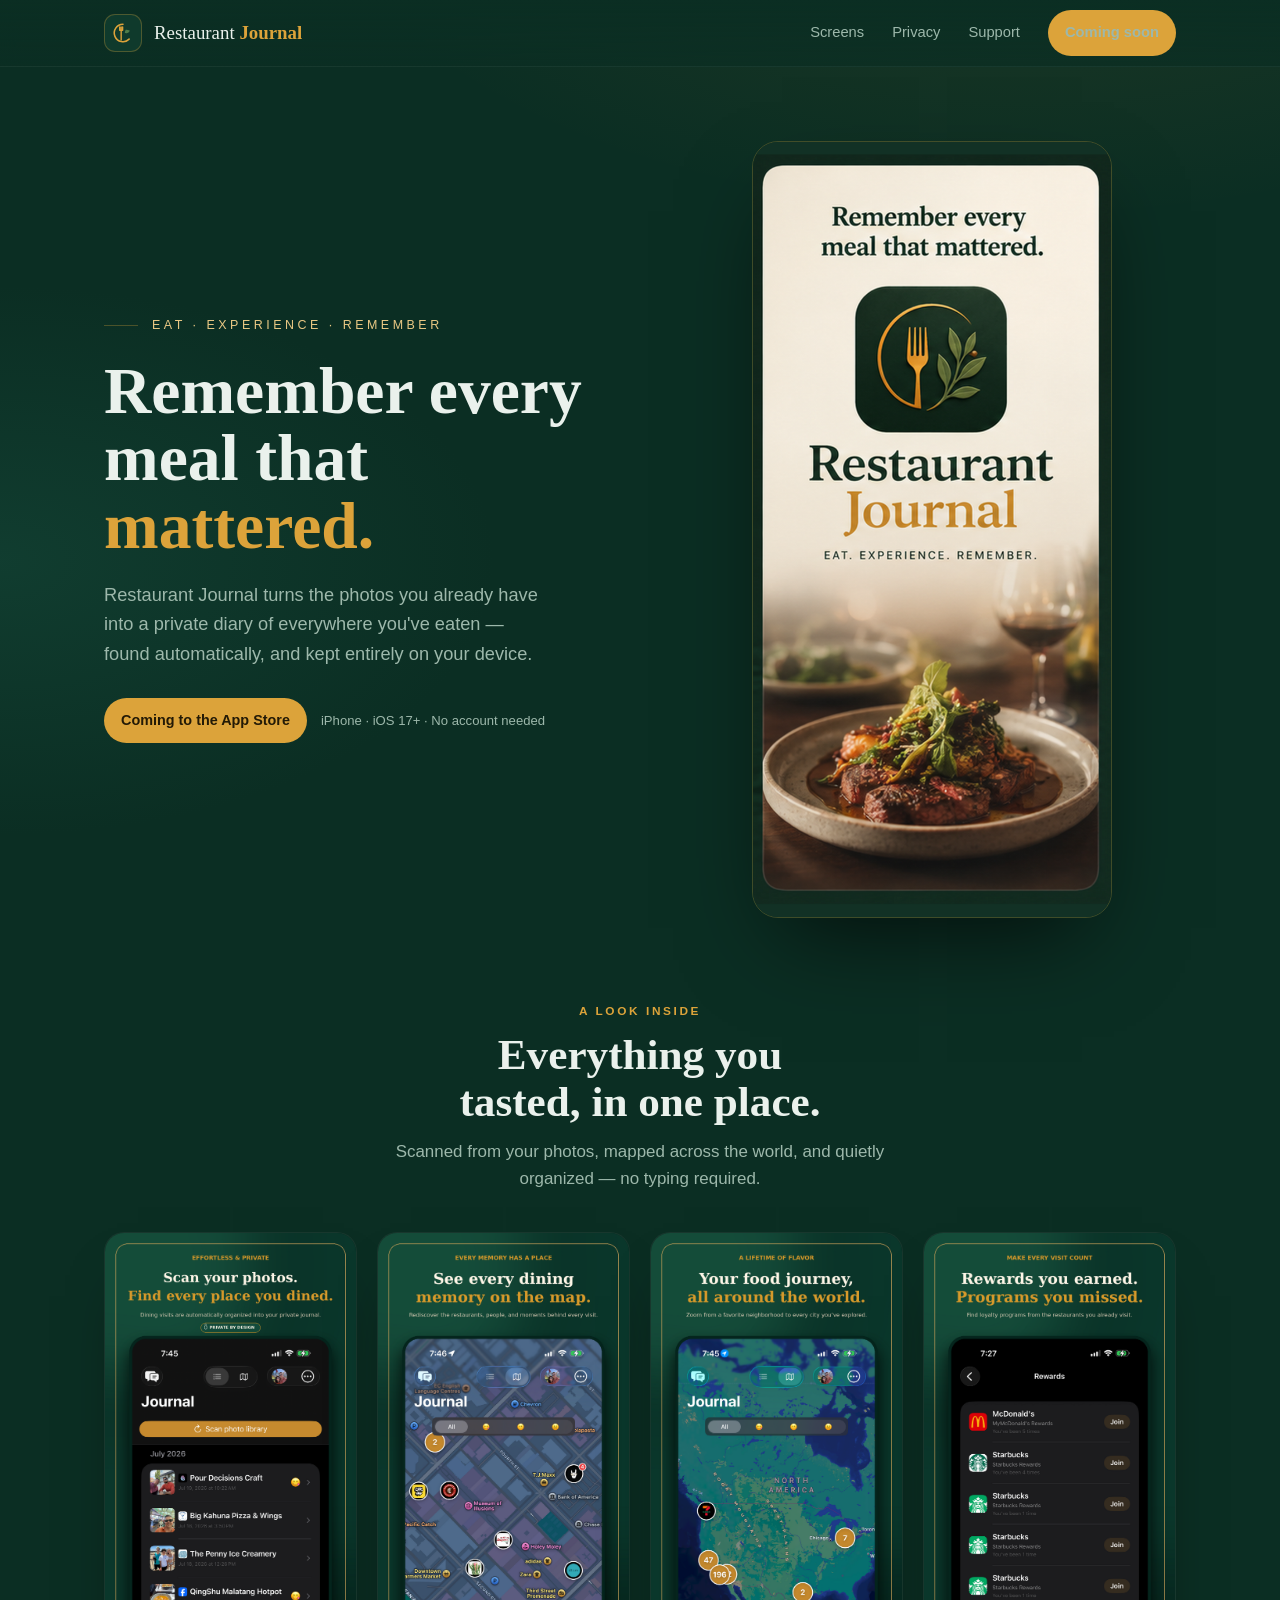
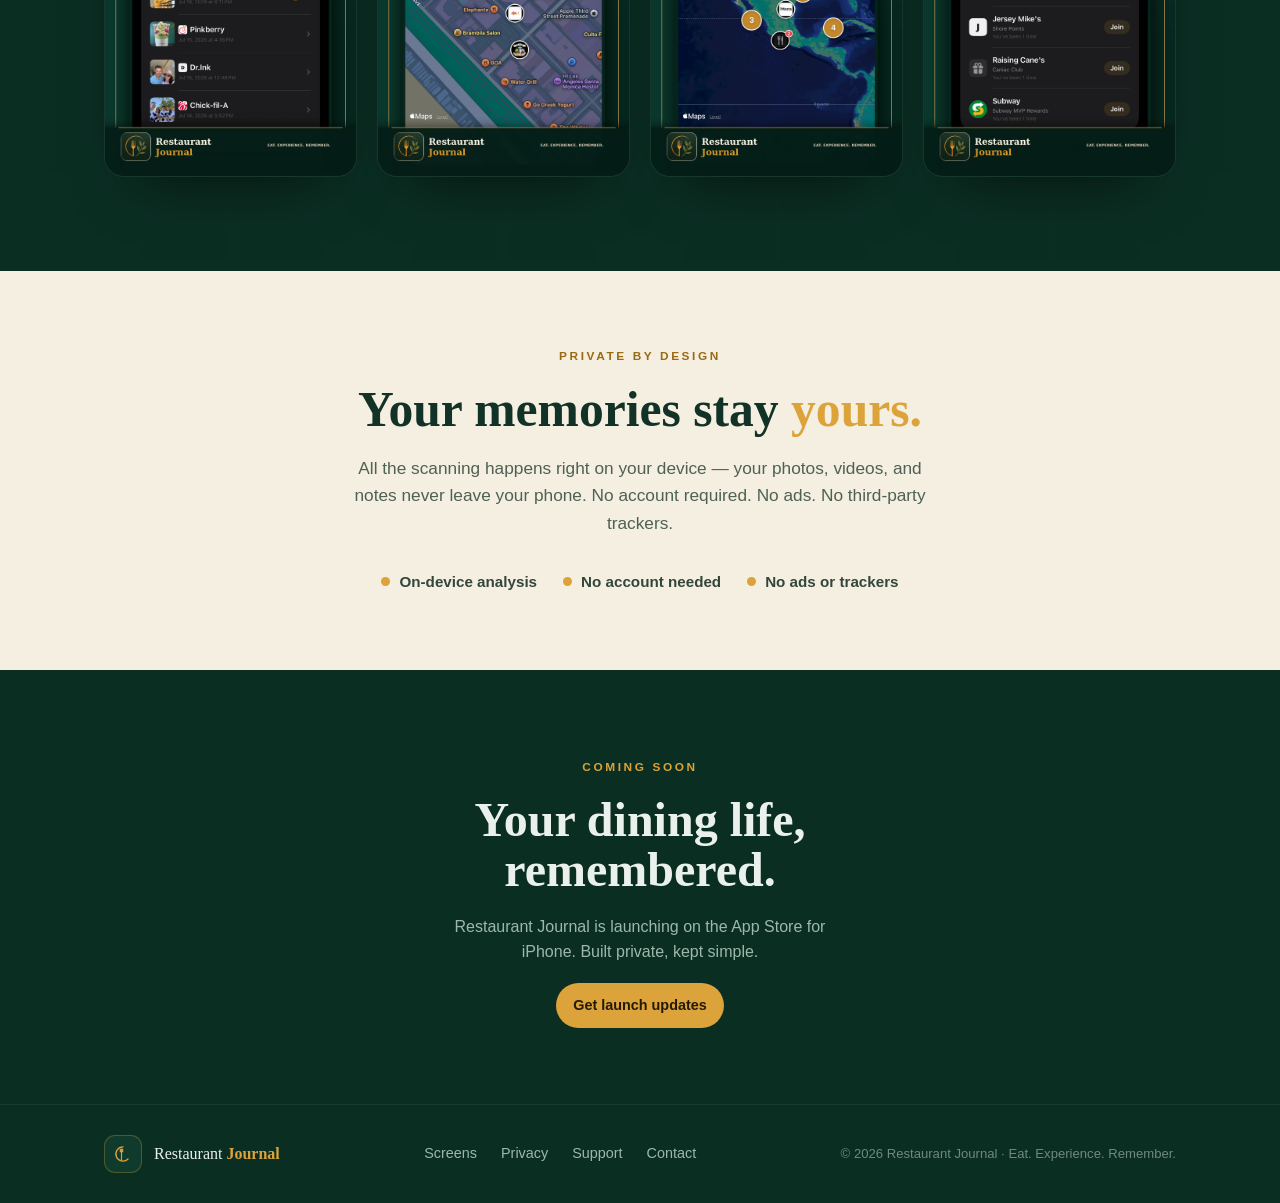
<file: website/index.html>
<!DOCTYPE html>
<html lang="en">
<head>
<meta charset="utf-8">
<meta name="viewport" content="width=device-width, initial-scale=1">
<title>Restaurant Journal — Your dining life, remembered</title>
<meta name="description" content="Restaurant Journal turns the photos you already have into a private diary of everywhere you've eaten — found automatically, kept on your device.">
<link rel="stylesheet" href="style.css">
</head>
<body>

<header>
  <nav class="wrap">
    <a class="brand" href="/" aria-label="Restaurant Journal home">
      <span class="mark">
        <svg width="22" height="22" viewBox="0 0 24 24" aria-hidden="true">
          <path d="M12 2.5a9.5 9.5 0 1 0 6.7 16.2" fill="none" stroke="#dca33a" stroke-width="1.7" stroke-linecap="round"/>
          <path d="M10 5.5v14M8.4 9h3.2M8.4 5.5V9M11.6 5.5V9" stroke="#dca33a" stroke-width="1.5" stroke-linecap="round" fill="none"/>
          <path d="M15 8.5c2.6-.4 4.4 1 4.4 1s-1 2.4-3.4 2.8c-1.2.2-2-.2-2-.2s.4-3.2 1-3.6Z" fill="#4f7d4a"/>
        </svg>
      </span>
      <span class="wordmark">Restaurant <b class="gold">Journal</b></span>
    </a>
    <div class="navlinks">
      <a href="#look">Screens</a>
      <a href="/privacy">Privacy</a>
      <a href="/support">Support</a>
      <a class="pill" href="#get">Coming soon</a>
    </div>
  </nav>
</header>

<main class="wrap">
  <section class="hero">
    <div>
      <div class="tag"><span></span>Eat · Experience · Remember</div>
      <h1>Remember every<br>meal that <span class="gold">mattered.</span></h1>
      <p class="lede">Restaurant Journal turns the photos you already have into a private diary of everywhere you've eaten — found automatically, and kept entirely on your device.</p>
      <div class="cta-row">
        <a class="pill" href="#get">Coming to the App Store</a>
        <span class="note">iPhone · iOS 17+ · No account needed</span>
      </div>
    </div>
    <img class="poster" src="assets/hero.png" alt="Restaurant Journal — remember every meal that mattered">
  </section>
</main>

<section class="shots" id="look">
  <div class="wrap">
    <div class="head">
      <div class="eyebrow">A look inside</div>
      <h2>Everything you tasted, in one place.</h2>
      <p>Scanned from your photos, mapped across the world, and quietly organized — no typing required.</p>
    </div>
    <div class="gallery">
      <figure class="reveal"><img src="assets/scan.png" alt="Scan your photos to find every place you dined"></figure>
      <figure class="reveal"><img src="assets/map-local.png" alt="See every dining memory on the map"></figure>
      <figure class="reveal"><img src="assets/map-world.png" alt="Your food journey, all around the world"></figure>
      <figure class="reveal"><img src="assets/rewards.png" alt="Rewards you earned, programs you missed"></figure>
    </div>
  </div>
</section>

<div class="band" id="privacy-band">
  <div class="wrap">
    <div class="eyebrow">Private by design</div>
    <h2>Your memories stay <em>yours.</em></h2>
    <p>All the scanning happens right on your device — your photos, videos, and notes never leave your phone. No account required. No ads. No third-party trackers.</p>
    <div class="mini">
      <div><span class="dot"></span>On-device analysis</div>
      <div><span class="dot"></span>No account needed</div>
      <div><span class="dot"></span>No ads or trackers</div>
    </div>
  </div>
</div>

<main class="wrap">
  <section class="cta" id="get">
    <div class="eyebrow">Coming soon</div>
    <h2>Your dining life,<br>remembered.</h2>
    <p>Restaurant Journal is launching on the App Store for iPhone. Built private, kept simple.</p>
    <a class="pill" href="mailto:timothy.brandt@gmail.com?subject=Restaurant%20Journal%20updates">Get launch updates</a>
  </section>
</main>

<footer>
  <div class="wrap">
    <div class="brand">
      <span class="mark"><svg width="18" height="18" viewBox="0 0 24 24" aria-hidden="true"><path d="M12 2.5a9.5 9.5 0 1 0 6.7 16.2" fill="none" stroke="#dca33a" stroke-width="1.7" stroke-linecap="round"/><path d="M10 5.5v14M8.4 9h3.2M8.4 5.5V9M11.6 5.5V9" stroke="#dca33a" stroke-width="1.5" stroke-linecap="round" fill="none"/></svg></span>
      <span class="wordmark" style="font-size:1rem">Restaurant <b class="gold">Journal</b></span>
    </div>
    <div class="flinks">
      <a href="#look">Screens</a>
      <a href="/privacy">Privacy</a>
      <a href="/support">Support</a>
      <a href="mailto:timothy.brandt@gmail.com">Contact</a>
    </div>
    <small>© 2026 Restaurant Journal · Eat. Experience. Remember.</small>
  </div>
</footer>

<script>
  const io = new IntersectionObserver((es)=>{es.forEach(e=>{if(e.isIntersecting){e.target.classList.add('in');io.unobserve(e.target)}})},{threshold:.12});
  document.querySelectorAll('.reveal').forEach(el=>io.observe(el));
</script>
</body>
</html>
</file>
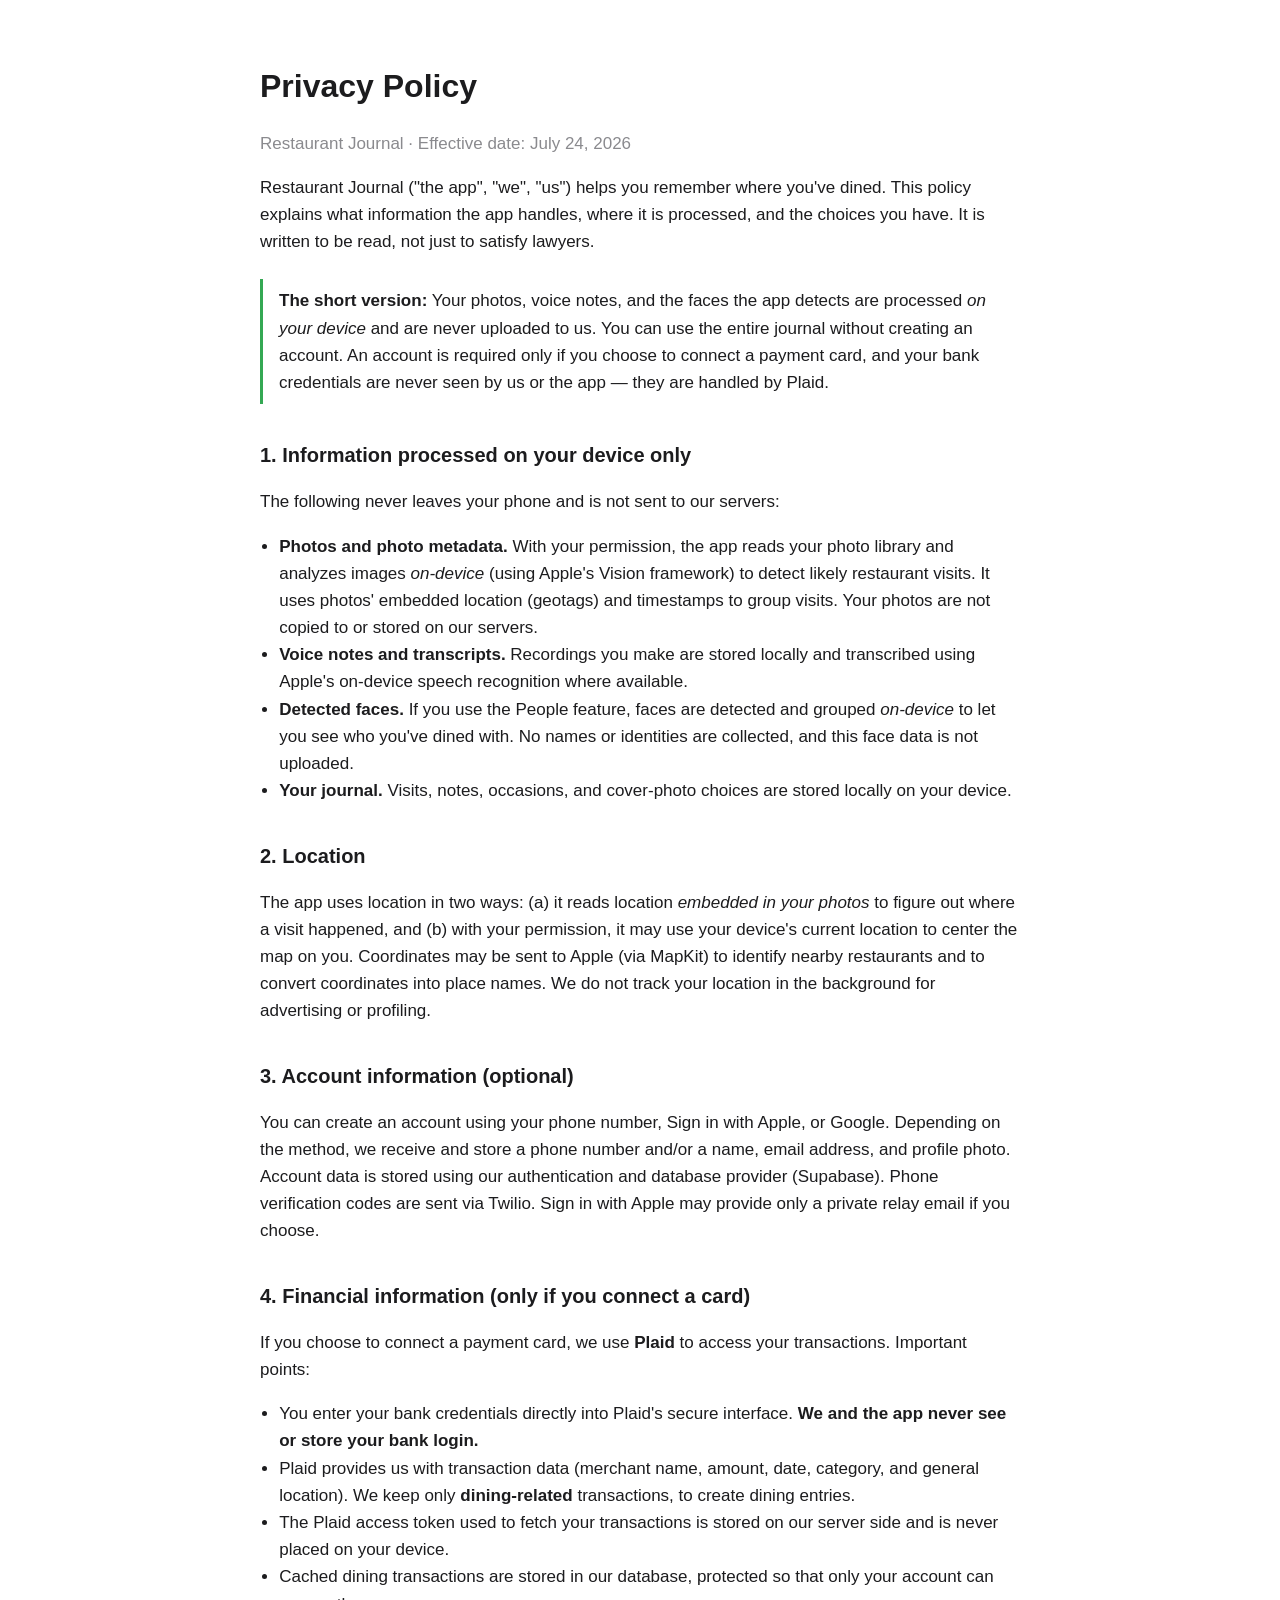
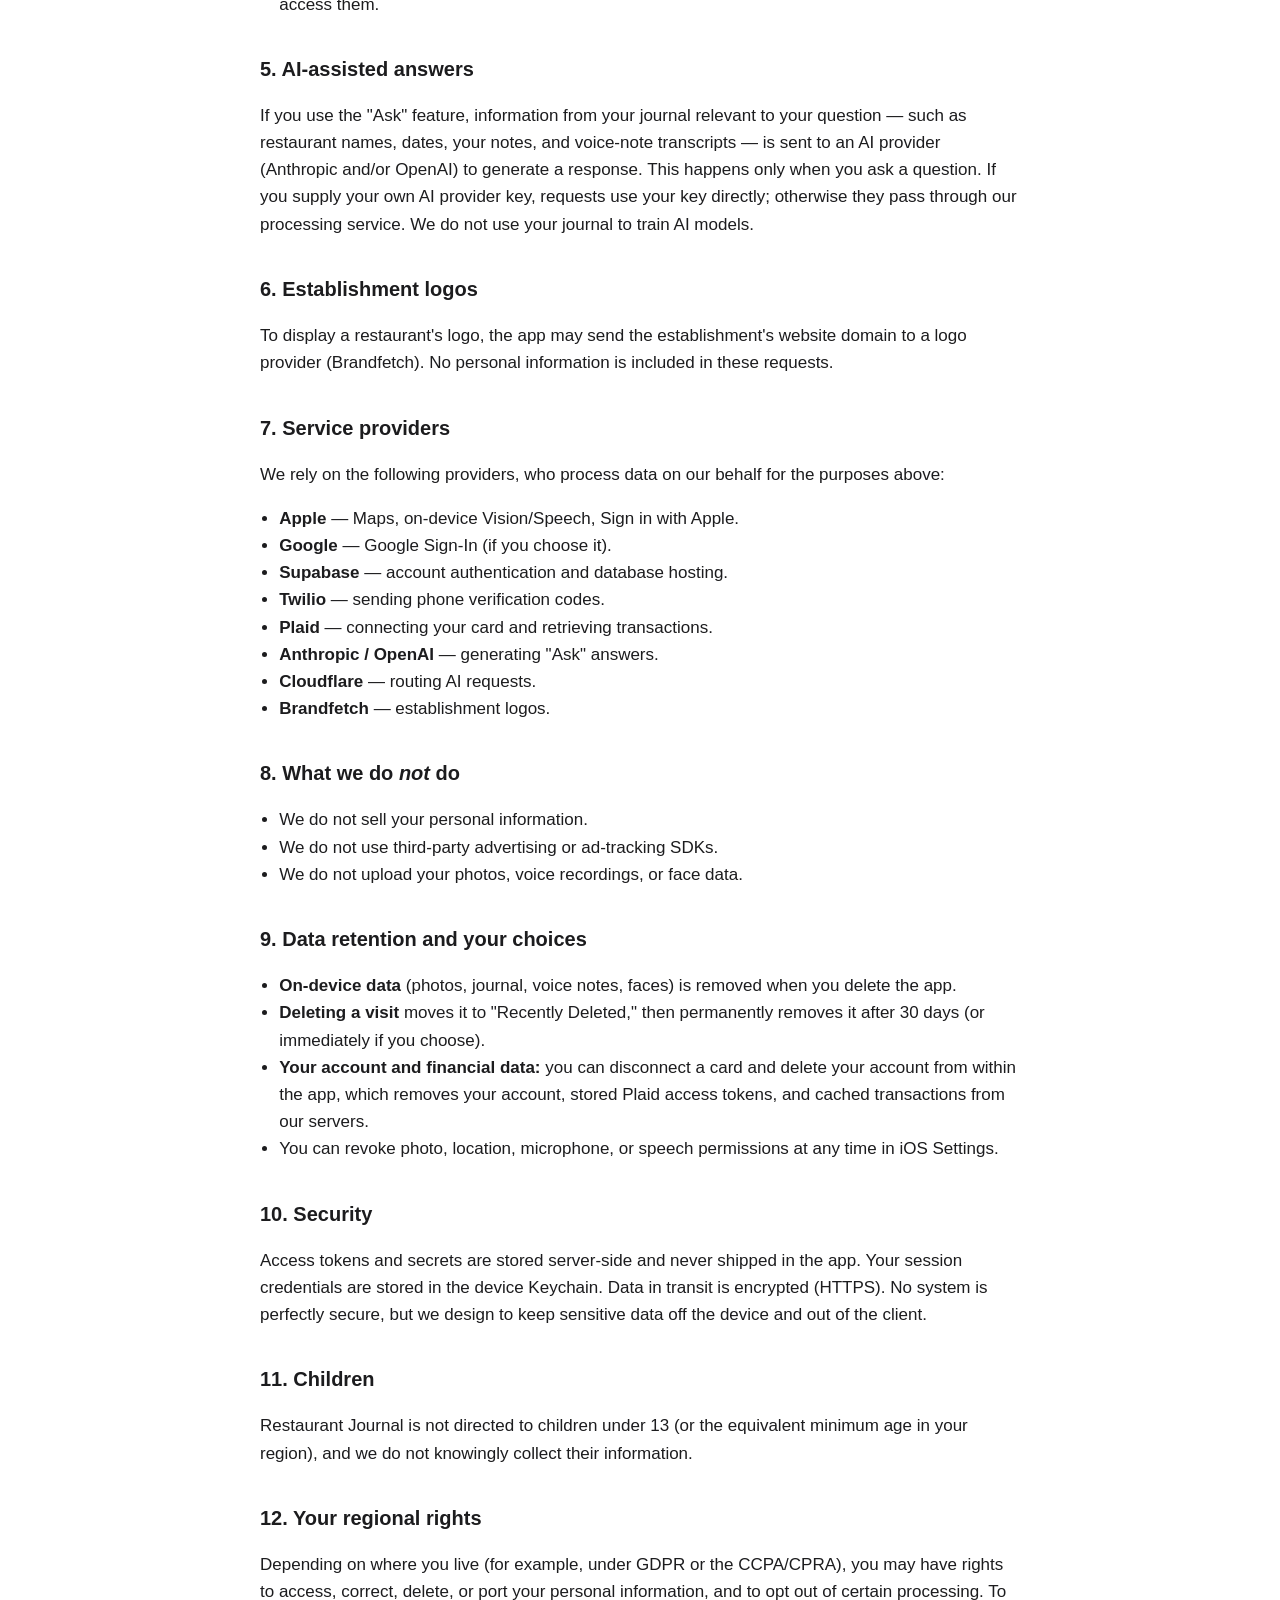
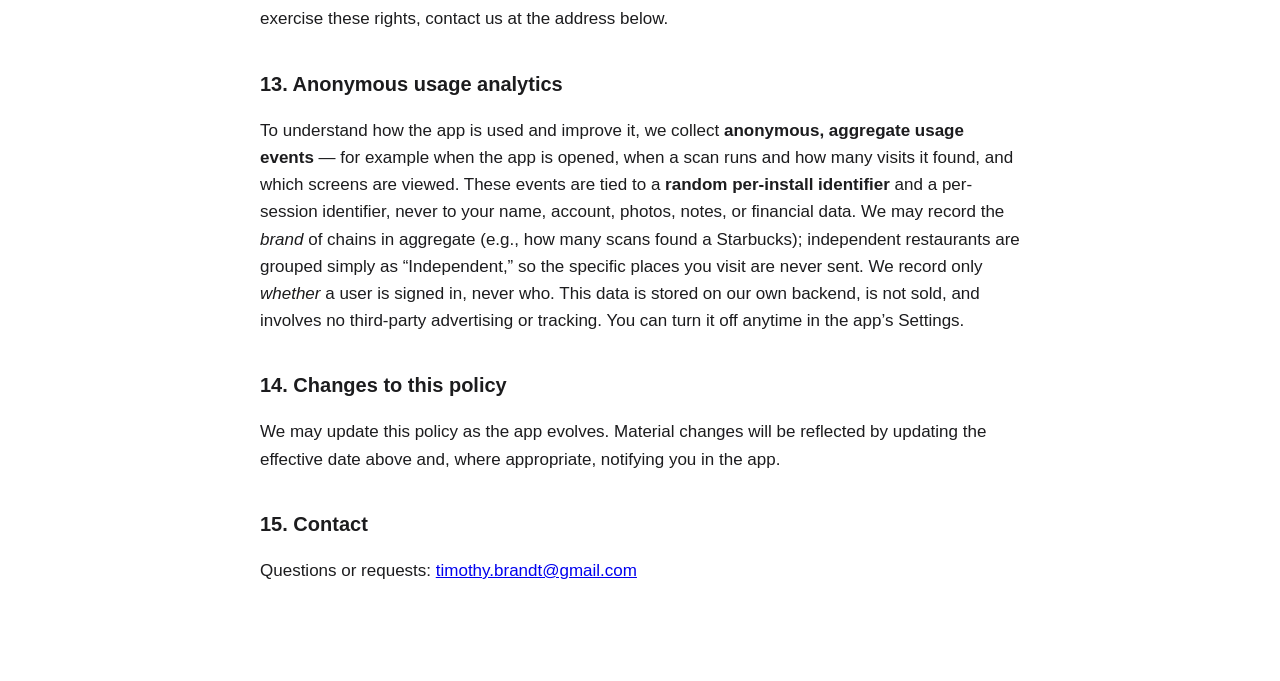
<file: legal/privacy-policy.html>
<!DOCTYPE html>
<html lang="en">
<head>
<meta charset="utf-8">
<meta name="viewport" content="width=device-width, initial-scale=1">
<title>Restaurant Journal — Privacy Policy</title>
<style>
  :root { color-scheme: light dark; }
  body {
    font: 17px/1.6 -apple-system, BlinkMacSystemFont, "Segoe UI", Roboto, Helvetica, Arial, sans-serif;
    max-width: 760px; margin: 0 auto; padding: 40px 22px 80px; color: #1c1c1e;
  }
  @media (prefers-color-scheme: dark) { body { background: #000; color: #e5e5ea; } a { color: #6db3f2; } }
  h1 { font-size: 2rem; margin-bottom: .25rem; }
  h2 { font-size: 1.25rem; margin-top: 2.2rem; }
  .muted { color: #8a8a8e; }
  .callout { border-left: 3px solid #34a853; padding: .5rem 0 .5rem 1rem; margin: 1.5rem 0; }
  ul { padding-left: 1.2rem; }
  code { background: rgba(127,127,127,.15); padding: .1rem .3rem; border-radius: 4px; }
</style>
</head>
<body>

<h1>Privacy Policy</h1>
<p class="muted">Restaurant Journal &middot; Effective date: July 24, 2026</p>

<p>
  Restaurant Journal ("the app", "we", "us") helps you remember where you've dined. This policy
  explains what information the app handles, where it is processed, and the choices you have. It is
  written to be read, not just to satisfy lawyers.
</p>

<div class="callout">
  <strong>The short version:</strong> Your photos, voice notes, and the faces the app detects are
  processed <em>on your device</em> and are never uploaded to us. You can use the entire journal
  without creating an account. An account is required only if you choose to connect a payment card,
  and your bank credentials are never seen by us or the app — they are handled by Plaid.
</div>

<h2>1. Information processed on your device only</h2>
<p>The following never leaves your phone and is not sent to our servers:</p>
<ul>
  <li><strong>Photos and photo metadata.</strong> With your permission, the app reads your photo
    library and analyzes images <em>on-device</em> (using Apple's Vision framework) to detect likely
    restaurant visits. It uses photos' embedded location (geotags) and timestamps to group visits.
    Your photos are not copied to or stored on our servers.</li>
  <li><strong>Voice notes and transcripts.</strong> Recordings you make are stored locally and
    transcribed using Apple's on-device speech recognition where available.</li>
  <li><strong>Detected faces.</strong> If you use the People feature, faces are detected and grouped
    <em>on-device</em> to let you see who you've dined with. No names or identities are collected,
    and this face data is not uploaded.</li>
  <li><strong>Your journal.</strong> Visits, notes, occasions, and cover-photo choices are stored
    locally on your device.</li>
</ul>

<h2>2. Location</h2>
<p>
  The app uses location in two ways: (a) it reads location <em>embedded in your photos</em> to figure
  out where a visit happened, and (b) with your permission, it may use your device's current location
  to center the map on you. Coordinates may be sent to Apple (via MapKit) to identify nearby
  restaurants and to convert coordinates into place names. We do not track your location in the
  background for advertising or profiling.
</p>

<h2>3. Account information (optional)</h2>
<p>
  You can create an account using your phone number, Sign in with Apple, or Google. Depending on the
  method, we receive and store a phone number and/or a name, email address, and profile photo. Account
  data is stored using our authentication and database provider (Supabase). Phone verification codes
  are sent via Twilio. Sign in with Apple may provide only a private relay email if you choose.
</p>

<h2>4. Financial information (only if you connect a card)</h2>
<p>
  If you choose to connect a payment card, we use <strong>Plaid</strong> to access your transactions.
  Important points:
</p>
<ul>
  <li>You enter your bank credentials directly into Plaid's secure interface. <strong>We and the app
    never see or store your bank login.</strong></li>
  <li>Plaid provides us with transaction data (merchant name, amount, date, category, and general
    location). We keep only <strong>dining-related</strong> transactions, to create dining entries.</li>
  <li>The Plaid access token used to fetch your transactions is stored on our server side and is
    never placed on your device.</li>
  <li>Cached dining transactions are stored in our database, protected so that only your account can
    access them.</li>
</ul>

<h2>5. AI-assisted answers</h2>
<p>
  If you use the "Ask" feature, information from your journal relevant to your question — such as
  restaurant names, dates, your notes, and voice-note transcripts — is sent to an AI provider
  (Anthropic and/or OpenAI) to generate a response. This happens only when you ask a question. If you
  supply your own AI provider key, requests use your key directly; otherwise they pass through our
  processing service. We do not use your journal to train AI models.
</p>

<h2>6. Establishment logos</h2>
<p>
  To display a restaurant's logo, the app may send the establishment's website domain to a logo
  provider (Brandfetch). No personal information is included in these requests.
</p>

<h2>7. Service providers</h2>
<p>We rely on the following providers, who process data on our behalf for the purposes above:</p>
<ul>
  <li><strong>Apple</strong> — Maps, on-device Vision/Speech, Sign in with Apple.</li>
  <li><strong>Google</strong> — Google Sign-In (if you choose it).</li>
  <li><strong>Supabase</strong> — account authentication and database hosting.</li>
  <li><strong>Twilio</strong> — sending phone verification codes.</li>
  <li><strong>Plaid</strong> — connecting your card and retrieving transactions.</li>
  <li><strong>Anthropic / OpenAI</strong> — generating "Ask" answers.</li>
  <li><strong>Cloudflare</strong> — routing AI requests.</li>
  <li><strong>Brandfetch</strong> — establishment logos.</li>
</ul>

<h2>8. What we do <em>not</em> do</h2>
<ul>
  <li>We do not sell your personal information.</li>
  <li>We do not use third-party advertising or ad-tracking SDKs.</li>
  <li>We do not upload your photos, voice recordings, or face data.</li>
</ul>

<h2>9. Data retention and your choices</h2>
<ul>
  <li><strong>On-device data</strong> (photos, journal, voice notes, faces) is removed when you delete
    the app.</li>
  <li><strong>Deleting a visit</strong> moves it to "Recently Deleted," then permanently removes it
    after 30 days (or immediately if you choose).</li>
  <li><strong>Your account and financial data:</strong> you can disconnect a card and delete your
    account from within the app, which removes your account, stored Plaid access tokens, and cached
    transactions from our servers.</li>
  <li>You can revoke photo, location, microphone, or speech permissions at any time in iOS Settings.</li>
</ul>

<h2>10. Security</h2>
<p>
  Access tokens and secrets are stored server-side and never shipped in the app. Your session
  credentials are stored in the device Keychain. Data in transit is encrypted (HTTPS). No system is
  perfectly secure, but we design to keep sensitive data off the device and out of the client.
</p>

<h2>11. Children</h2>
<p>
  Restaurant Journal is not directed to children under 13 (or the equivalent minimum age in your
  region), and we do not knowingly collect their information.
</p>

<h2>12. Your regional rights</h2>
<p>
  Depending on where you live (for example, under GDPR or the CCPA/CPRA), you may have rights to
  access, correct, delete, or port your personal information, and to opt out of certain processing. To
  exercise these rights, contact us at the address below.
</p>

<h2>13. Anonymous usage analytics</h2>
<p>
  To understand how the app is used and improve it, we collect <strong>anonymous, aggregate usage
  events</strong> — for example when the app is opened, when a scan runs and how many visits it found,
  and which screens are viewed. These events are tied to a <strong>random per-install identifier</strong>
  and a per-session identifier, never to your name, account, photos, notes, or financial data. We may
  record the <em>brand</em> of chains in aggregate (e.g., how many scans found a Starbucks); independent
  restaurants are grouped simply as &ldquo;Independent,&rdquo; so the specific places you visit are never
  sent. We record only <em>whether</em> a user is signed in, never who. This data is stored on our own
  backend, is not sold, and involves no third-party advertising or tracking. You can turn it off anytime
  in the app&rsquo;s Settings.
</p>

<h2>14. Changes to this policy</h2>
<p>
  We may update this policy as the app evolves. Material changes will be reflected by updating the
  effective date above and, where appropriate, notifying you in the app.
</p>

<h2>15. Contact</h2>
<p>
  Questions or requests: <a href="mailto:timothy.brandt@gmail.com">timothy.brandt@gmail.com</a>
</p>

</body>
</html>
</file>
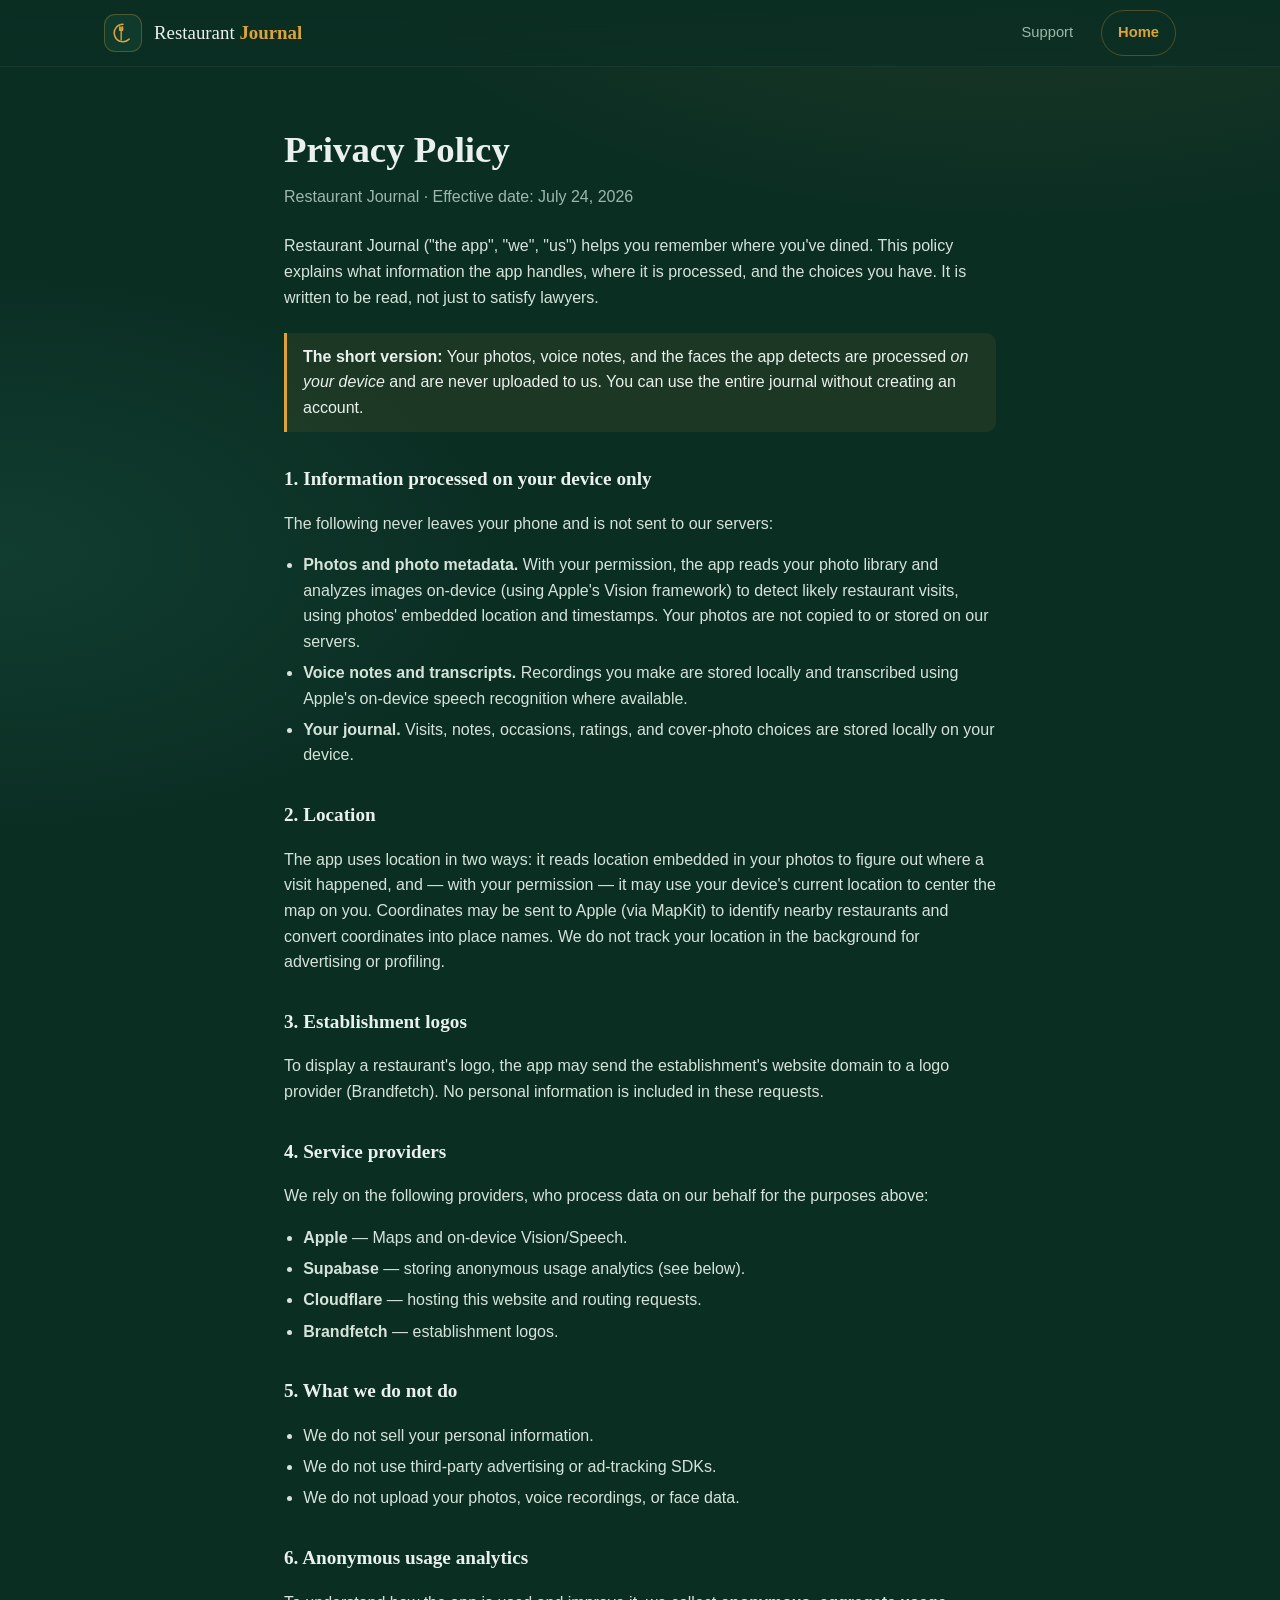
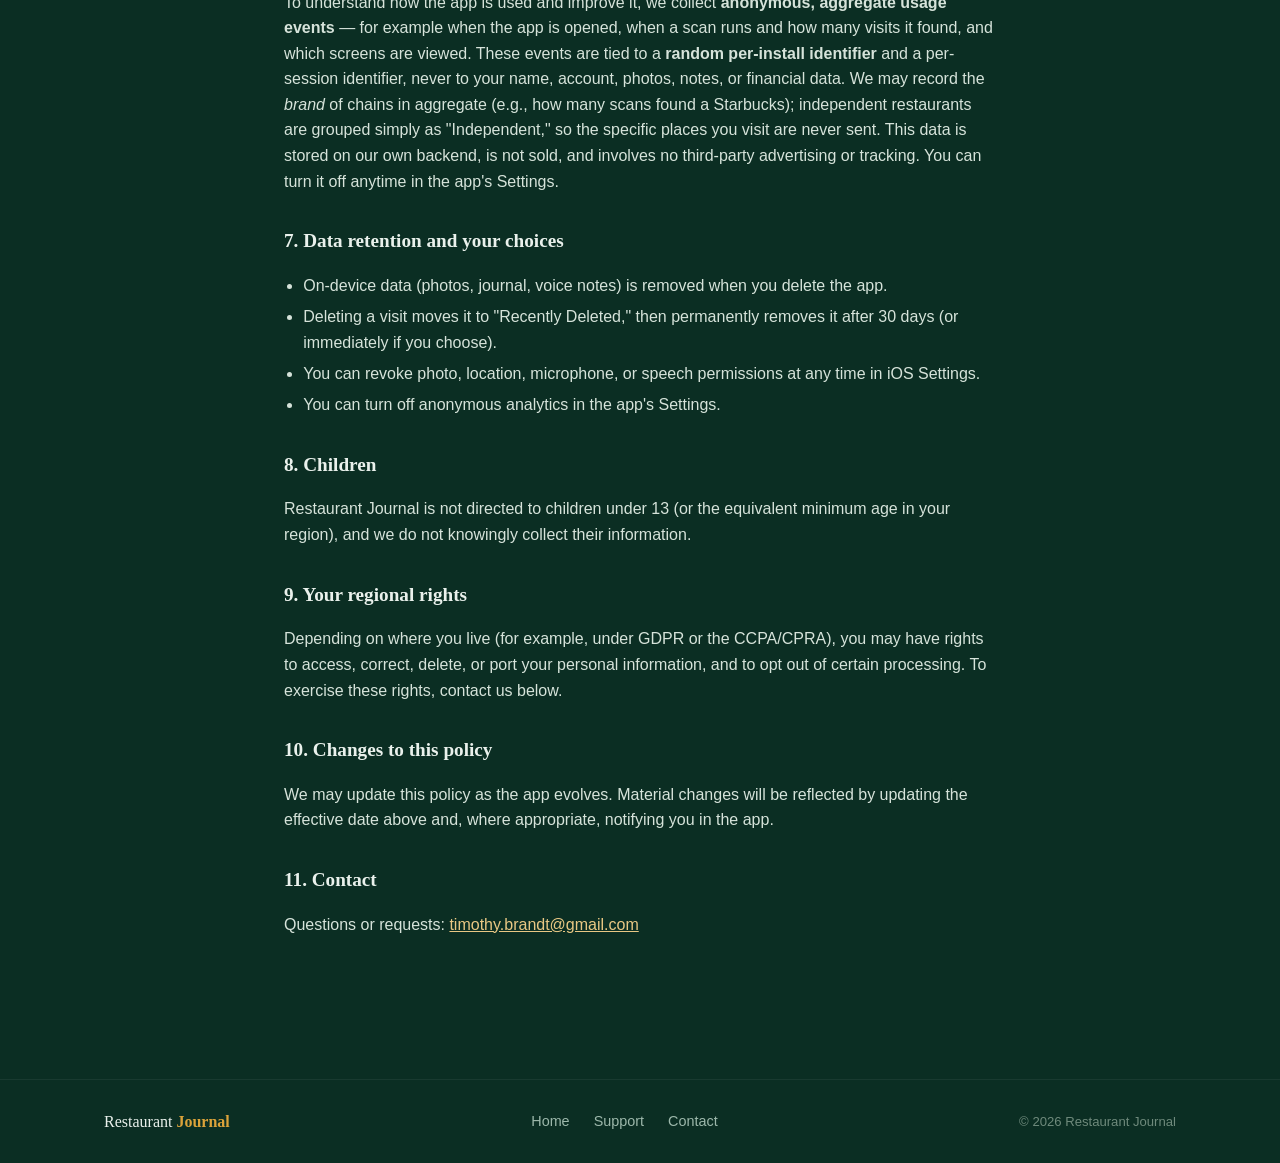
<file: website/privacy.html>
<!DOCTYPE html>
<html lang="en">
<head>
<meta charset="utf-8">
<meta name="viewport" content="width=device-width, initial-scale=1">
<title>Restaurant Journal — Privacy Policy</title>
<link rel="stylesheet" href="style.css">
</head>
<body>

<header>
  <nav class="wrap">
    <a class="brand" href="/" aria-label="Restaurant Journal home">
      <span class="mark"><svg width="22" height="22" viewBox="0 0 24 24" aria-hidden="true"><path d="M12 2.5a9.5 9.5 0 1 0 6.7 16.2" fill="none" stroke="#dca33a" stroke-width="1.7" stroke-linecap="round"/><path d="M10 5.5v14M8.4 9h3.2M8.4 5.5V9M11.6 5.5V9" stroke="#dca33a" stroke-width="1.5" stroke-linecap="round" fill="none"/></svg></span>
      <span class="wordmark">Restaurant <b class="gold">Journal</b></span>
    </a>
    <div class="navlinks">
      <a href="/support">Support</a>
      <a class="pill ghost" href="/">Home</a>
    </div>
  </nav>
</header>

<article class="content">
  <h1>Privacy Policy</h1>
  <p class="date">Restaurant Journal · Effective date: July 24, 2026</p>

  <p>Restaurant Journal ("the app", "we", "us") helps you remember where you've dined. This policy explains what information the app handles, where it is processed, and the choices you have. It is written to be read, not just to satisfy lawyers.</p>

  <div class="callout"><strong>The short version:</strong> Your photos, voice notes, and the faces the app detects are processed <em>on your device</em> and are never uploaded to us. You can use the entire journal without creating an account.</div>

  <h2>1. Information processed on your device only</h2>
  <p>The following never leaves your phone and is not sent to our servers:</p>
  <ul>
    <li><strong>Photos and photo metadata.</strong> With your permission, the app reads your photo library and analyzes images on-device (using Apple's Vision framework) to detect likely restaurant visits, using photos' embedded location and timestamps. Your photos are not copied to or stored on our servers.</li>
    <li><strong>Voice notes and transcripts.</strong> Recordings you make are stored locally and transcribed using Apple's on-device speech recognition where available.</li>
    <li><strong>Your journal.</strong> Visits, notes, occasions, ratings, and cover-photo choices are stored locally on your device.</li>
  </ul>

  <h2>2. Location</h2>
  <p>The app uses location in two ways: it reads location embedded in your photos to figure out where a visit happened, and — with your permission — it may use your device's current location to center the map on you. Coordinates may be sent to Apple (via MapKit) to identify nearby restaurants and convert coordinates into place names. We do not track your location in the background for advertising or profiling.</p>

  <h2>3. Establishment logos</h2>
  <p>To display a restaurant's logo, the app may send the establishment's website domain to a logo provider (Brandfetch). No personal information is included in these requests.</p>

  <h2>4. Service providers</h2>
  <p>We rely on the following providers, who process data on our behalf for the purposes above:</p>
  <ul>
    <li><strong>Apple</strong> — Maps and on-device Vision/Speech.</li>
    <li><strong>Supabase</strong> — storing anonymous usage analytics (see below).</li>
    <li><strong>Cloudflare</strong> — hosting this website and routing requests.</li>
    <li><strong>Brandfetch</strong> — establishment logos.</li>
  </ul>

  <h2>5. What we do not do</h2>
  <ul>
    <li>We do not sell your personal information.</li>
    <li>We do not use third-party advertising or ad-tracking SDKs.</li>
    <li>We do not upload your photos, voice recordings, or face data.</li>
  </ul>

  <h2>6. Anonymous usage analytics</h2>
  <p>To understand how the app is used and improve it, we collect <strong>anonymous, aggregate usage events</strong> — for example when the app is opened, when a scan runs and how many visits it found, and which screens are viewed. These events are tied to a <strong>random per-install identifier</strong> and a per-session identifier, never to your name, account, photos, notes, or financial data. We may record the <em>brand</em> of chains in aggregate (e.g., how many scans found a Starbucks); independent restaurants are grouped simply as "Independent," so the specific places you visit are never sent. This data is stored on our own backend, is not sold, and involves no third-party advertising or tracking. You can turn it off anytime in the app's Settings.</p>

  <h2>7. Data retention and your choices</h2>
  <ul>
    <li>On-device data (photos, journal, voice notes) is removed when you delete the app.</li>
    <li>Deleting a visit moves it to "Recently Deleted," then permanently removes it after 30 days (or immediately if you choose).</li>
    <li>You can revoke photo, location, microphone, or speech permissions at any time in iOS Settings.</li>
    <li>You can turn off anonymous analytics in the app's Settings.</li>
  </ul>

  <h2>8. Children</h2>
  <p>Restaurant Journal is not directed to children under 13 (or the equivalent minimum age in your region), and we do not knowingly collect their information.</p>

  <h2>9. Your regional rights</h2>
  <p>Depending on where you live (for example, under GDPR or the CCPA/CPRA), you may have rights to access, correct, delete, or port your personal information, and to opt out of certain processing. To exercise these rights, contact us below.</p>

  <h2>10. Changes to this policy</h2>
  <p>We may update this policy as the app evolves. Material changes will be reflected by updating the effective date above and, where appropriate, notifying you in the app.</p>

  <h2>11. Contact</h2>
  <p>Questions or requests: <a href="mailto:timothy.brandt@gmail.com">timothy.brandt@gmail.com</a></p>
</article>

<footer>
  <div class="wrap">
    <span class="wordmark" style="font-size:1rem">Restaurant <b class="gold">Journal</b></span>
    <div class="flinks"><a href="/">Home</a><a href="/support">Support</a><a href="mailto:timothy.brandt@gmail.com">Contact</a></div>
    <small>© 2026 Restaurant Journal</small>
  </div>
</footer>

</body>
</html>
</file>
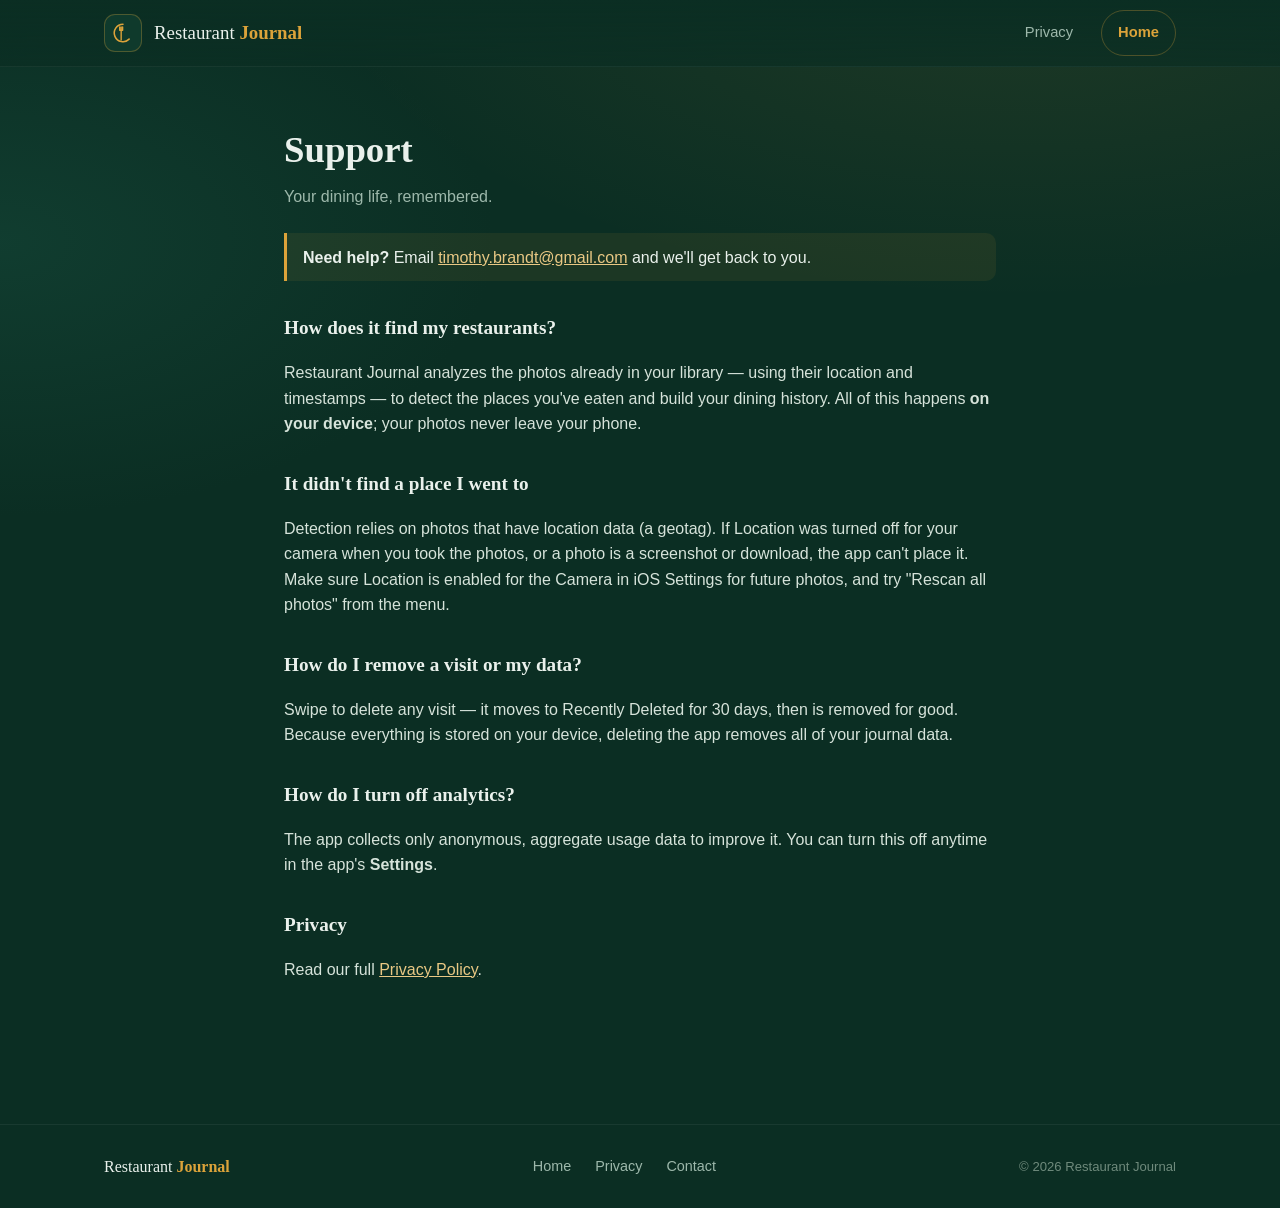
<file: website/support.html>
<!DOCTYPE html>
<html lang="en">
<head>
<meta charset="utf-8">
<meta name="viewport" content="width=device-width, initial-scale=1">
<title>Restaurant Journal — Support</title>
<link rel="stylesheet" href="style.css">
</head>
<body>

<header>
  <nav class="wrap">
    <a class="brand" href="/" aria-label="Restaurant Journal home">
      <span class="mark"><svg width="22" height="22" viewBox="0 0 24 24" aria-hidden="true"><path d="M12 2.5a9.5 9.5 0 1 0 6.7 16.2" fill="none" stroke="#dca33a" stroke-width="1.7" stroke-linecap="round"/><path d="M10 5.5v14M8.4 9h3.2M8.4 5.5V9M11.6 5.5V9" stroke="#dca33a" stroke-width="1.5" stroke-linecap="round" fill="none"/></svg></span>
      <span class="wordmark">Restaurant <b class="gold">Journal</b></span>
    </a>
    <div class="navlinks">
      <a href="/privacy">Privacy</a>
      <a class="pill ghost" href="/">Home</a>
    </div>
  </nav>
</header>

<article class="content">
  <h1>Support</h1>
  <p class="date">Your dining life, remembered.</p>

  <div class="callout"><strong>Need help?</strong> Email <a href="mailto:timothy.brandt@gmail.com">timothy.brandt@gmail.com</a> and we'll get back to you.</div>

  <h2>How does it find my restaurants?</h2>
  <p>Restaurant Journal analyzes the photos already in your library — using their location and timestamps — to detect the places you've eaten and build your dining history. All of this happens <strong>on your device</strong>; your photos never leave your phone.</p>

  <h2>It didn't find a place I went to</h2>
  <p>Detection relies on photos that have location data (a geotag). If Location was turned off for your camera when you took the photos, or a photo is a screenshot or download, the app can't place it. Make sure Location is enabled for the Camera in iOS Settings for future photos, and try "Rescan all photos" from the menu.</p>

  <h2>How do I remove a visit or my data?</h2>
  <p>Swipe to delete any visit — it moves to Recently Deleted for 30 days, then is removed for good. Because everything is stored on your device, deleting the app removes all of your journal data.</p>

  <h2>How do I turn off analytics?</h2>
  <p>The app collects only anonymous, aggregate usage data to improve it. You can turn this off anytime in the app's <strong>Settings</strong>.</p>

  <h2>Privacy</h2>
  <p>Read our full <a href="/privacy">Privacy Policy</a>.</p>
</article>

<footer>
  <div class="wrap">
    <span class="wordmark" style="font-size:1rem">Restaurant <b class="gold">Journal</b></span>
    <div class="flinks"><a href="/">Home</a><a href="/privacy">Privacy</a><a href="mailto:timothy.brandt@gmail.com">Contact</a></div>
    <small>© 2026 Restaurant Journal</small>
  </div>
</footer>

</body>
</html>
</file>
<file: website/style.css>
:root{
  --bg:#0b2e23; --bg2:#0f3a2c; --panel:#123f30;
  --cream:#f4efe1; --cream-ink:#123227;
  --gold:#dca33a; --gold-soft:#e9c884;
  --text:#eaf1ec; --muted:#9db8ab; --line:rgba(220,163,58,.30);
  --serif:"Hoefler Text","Iowan Old Style","Palatino Linotype",Palatino,Georgia,serif;
  --sans:-apple-system,BlinkMacSystemFont,"Segoe UI",Roboto,Helvetica,Arial,sans-serif;
  --wrap:1120px;
}
*{box-sizing:border-box}
html{scroll-behavior:smooth}
body{
  margin:0;font-family:var(--sans);color:var(--text);line-height:1.6;overflow-x:hidden;
  -webkit-font-smoothing:antialiased;
  background:
    radial-gradient(1200px 600px at 80% -5%, rgba(220,163,58,.10), transparent 60%),
    radial-gradient(900px 500px at 0% 20%, rgba(21,73,58,.55), transparent 55%),
    var(--bg);
}
a{color:inherit;text-decoration:none}
img{max-width:100%;display:block}
.wrap{max-width:var(--wrap);margin:0 auto;padding:0 24px}
.eyebrow{font-size:.74rem;letter-spacing:.22em;text-transform:uppercase;color:var(--gold);font-weight:700}
h1,h2,h3{font-family:var(--serif);font-weight:600;text-wrap:balance;margin:0}
.gold{color:var(--gold)}
.muted{color:var(--muted)}

/* NAV */
header{position:sticky;top:0;z-index:50;backdrop-filter:blur(10px);
  background:linear-gradient(var(--bg),rgba(11,46,35,.72));border-bottom:1px solid rgba(255,255,255,.05)}
nav{display:flex;align-items:center;justify-content:space-between;height:66px}
.brand{display:flex;align-items:center;gap:12px}
.mark{width:38px;height:38px;border-radius:11px;background:var(--bg2);
  border:1px solid var(--line);display:grid;place-items:center;flex:0 0 auto}
.wordmark{font-family:var(--serif);font-size:1.18rem;line-height:1}
.wordmark b{font-weight:600}
.navlinks{display:flex;align-items:center;gap:28px}
.navlinks a{font-size:.92rem;color:var(--muted)}
.navlinks a:hover{color:var(--text)}
.pill{display:inline-flex;align-items:center;gap:8px;background:var(--gold);color:#231a06;
  font-weight:700;font-size:.9rem;padding:10px 16px;border-radius:999px;border:1px solid transparent}
.pill.ghost{background:transparent;color:var(--gold);border-color:var(--line)}
.pill:hover{filter:brightness(1.05)}
@media(max-width:720px){.navlinks a:not(.pill){display:none}}

/* HERO */
.hero{display:grid;grid-template-columns:1.05fr .95fr;gap:44px;align-items:center;padding:74px 0 58px}
.hero h1{font-size:clamp(2.5rem,6vw,4.1rem);line-height:1.03}
.hero p.lede{font-size:1.14rem;color:var(--muted);max-width:44ch;margin:20px 0 30px}
.tag{display:flex;gap:14px;align-items:center;font-size:.78rem;letter-spacing:.28em;
  text-transform:uppercase;color:var(--gold-soft);margin-bottom:22px}
.tag span{height:1px;width:34px;background:var(--line)}
.cta-row{display:flex;gap:14px;align-items:center;flex-wrap:wrap}
.note{font-size:.82rem;color:var(--muted)}
.poster{justify-self:center;border-radius:26px;overflow:hidden;max-width:360px;
  box-shadow:0 40px 90px -30px rgba(0,0,0,.7);border:1px solid rgba(220,163,58,.25)}
@media(max-width:860px){.hero{grid-template-columns:1fr;padding-top:52px}.poster{margin-top:8px;max-width:300px}}

/* SCREENSHOT SHOWCASE */
.shots{padding:26px 0 74px}
.shots .head{text-align:center;max-width:60ch;margin:0 auto 40px;display:flex;flex-direction:column;gap:12px;align-items:center}
.shots .head h2{font-size:clamp(1.9rem,3.6vw,2.7rem);line-height:1.08}
.shots .head p{color:var(--muted);font-size:1.06rem;margin:0}
.gallery{display:grid;grid-template-columns:repeat(4,1fr);gap:20px}
.gallery figure{margin:0;border-radius:20px;overflow:hidden;border:1px solid rgba(255,255,255,.06);
  box-shadow:0 30px 60px -34px rgba(0,0,0,.7);background:#0a2a20}
@media(max-width:920px){.gallery{grid-template-columns:repeat(2,1fr)}}
@media(max-width:520px){.gallery{grid-template-columns:1fr;max-width:340px;margin:0 auto}}

/* CREAM BAND */
.band{background:var(--cream);color:var(--cream-ink);margin-top:20px}
.band .wrap{padding:76px 24px;text-align:center;display:flex;flex-direction:column;align-items:center;gap:18px}
.band .eyebrow{color:#9a6a12}
.band h2{font-size:clamp(2rem,4.2vw,3.1rem);line-height:1.06;color:var(--cream-ink)}
.band h2 em{font-style:normal;color:var(--gold)}
.band p{max-width:60ch;color:#4e6154;font-size:1.08rem;margin:0}
.band .mini{display:flex;gap:26px;flex-wrap:wrap;justify-content:center;margin-top:14px}
.band .mini div{display:flex;gap:9px;align-items:center;font-weight:600;color:#33463b;font-size:.95rem}
.band .mini .dot{width:9px;height:9px;border-radius:50%;background:var(--gold)}

/* CTA */
.cta{padding:88px 0 40px;text-align:center;display:flex;flex-direction:column;align-items:center;gap:18px}
.cta h2{font-size:clamp(2rem,4.4vw,3rem);line-height:1.05}
.cta p{color:var(--muted);max-width:48ch;margin:0}

/* CONTENT PAGES (privacy / support) */
.content{max-width:760px;margin:0 auto;padding:54px 24px 90px}
.content h1{font-size:2.3rem;margin-bottom:.25rem}
.content .date{color:var(--muted);margin:0 0 1.5rem}
.content h2{font-size:1.2rem;margin:2rem 0 .4rem;color:var(--text)}
.content p,.content li{color:#d6e3da}
.content a{color:var(--gold-soft);text-decoration:underline}
.content ul{padding-left:1.2rem;display:flex;flex-direction:column;gap:.35rem}
.content .callout{border-left:3px solid var(--gold);background:rgba(220,163,58,.08);
  padding:.7rem 1rem;border-radius:0 10px 10px 0;margin:1.4rem 0}

/* FOOTER */
footer{border-top:1px solid rgba(255,255,255,.06);margin-top:36px}
footer .wrap{display:flex;justify-content:space-between;align-items:center;gap:20px;padding:30px 24px;flex-wrap:wrap}
footer .flinks{display:flex;gap:24px;font-size:.9rem}
footer .flinks a{color:var(--muted)}footer .flinks a:hover{color:var(--text)}
footer small{color:#6f8a7c;font-size:.82rem}

.reveal{opacity:0;transform:translateY(22px);transition:opacity .7s ease,transform .7s cubic-bezier(.2,.7,.2,1)}
.reveal.in{opacity:1;transform:none}
@media(prefers-reduced-motion:reduce){.reveal{opacity:1;transform:none;transition:none}html{scroll-behavior:auto}}
:focus-visible{outline:2px solid var(--gold);outline-offset:3px;border-radius:6px}
</file>
